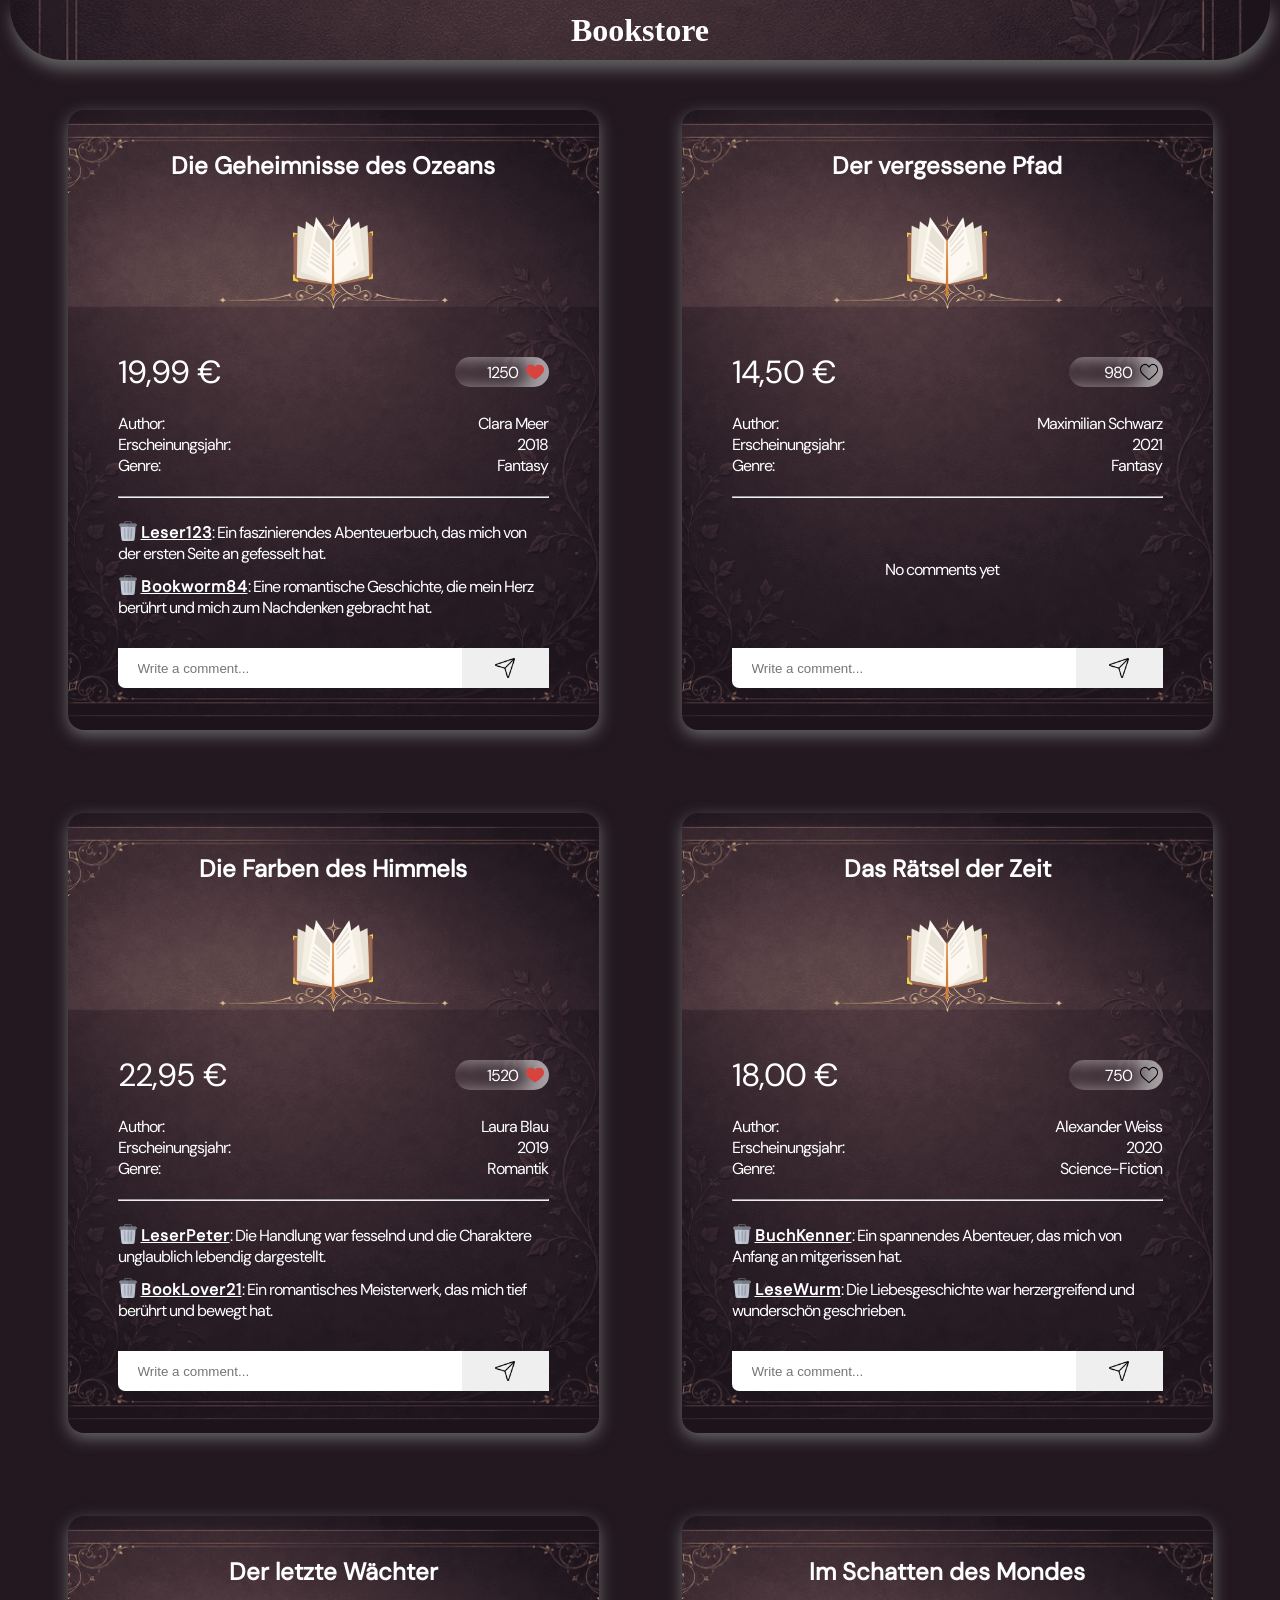
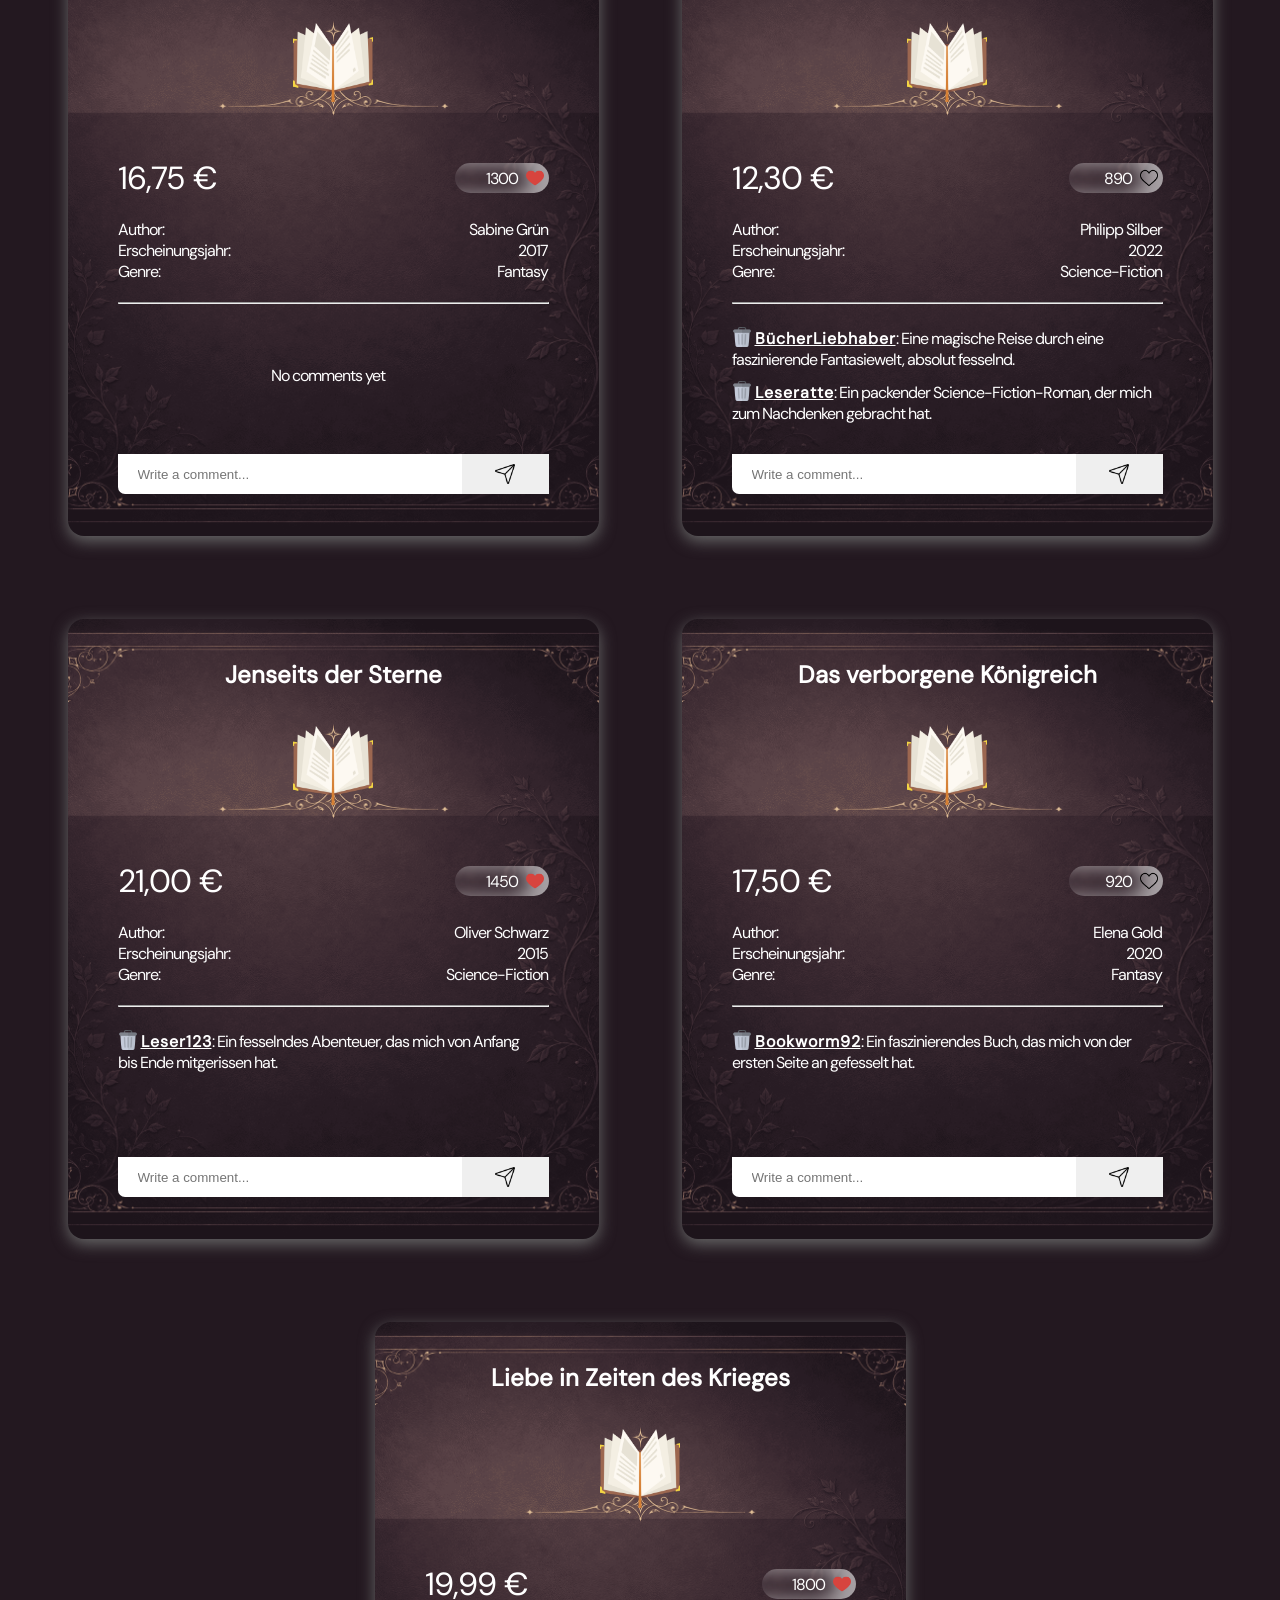
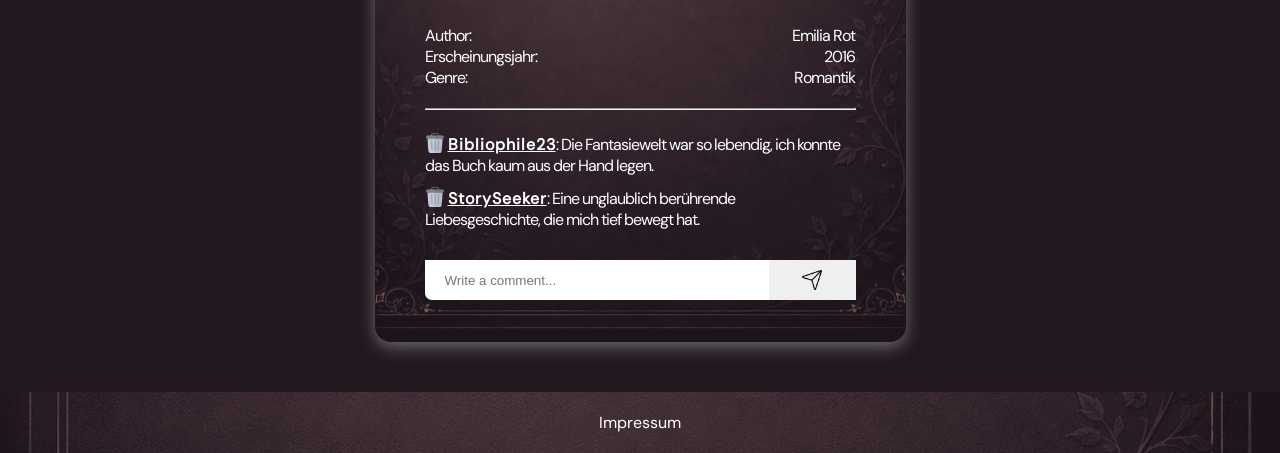
<file: index.html>
<!DOCTYPE html>
<html lang="de">

<head>
    <meta charset="UTF-8">
    <meta name="viewport" content="width=device-width, initial-scale=1, maximum-scale=1">
    <link rel="icon" type="image/x-icon" href="./assets/img/book.png">
    <title>Bookstore</title>
    <link rel="stylesheet" href="./style.css">
    <link rel="stylesheet" href="./styles/standard.css">

</head>

<body onload="init()">
    <header>
        <a href="./index.html" aria-label="Bookstore Startseite">
            Bookstore
        </a>
    </header>
    <main>
        <section class="books_wrapper" id="books_content" aria-label="Bücherliste">
        </section>
    </main>
    <footer><a href="./impressum.html">Impressum </a></footer>
</body>
<script src="./scripts/db.js"></script>
<script src="./scripts/template.js"></script>
<script src="./script.js"></script>

</html>
</file>
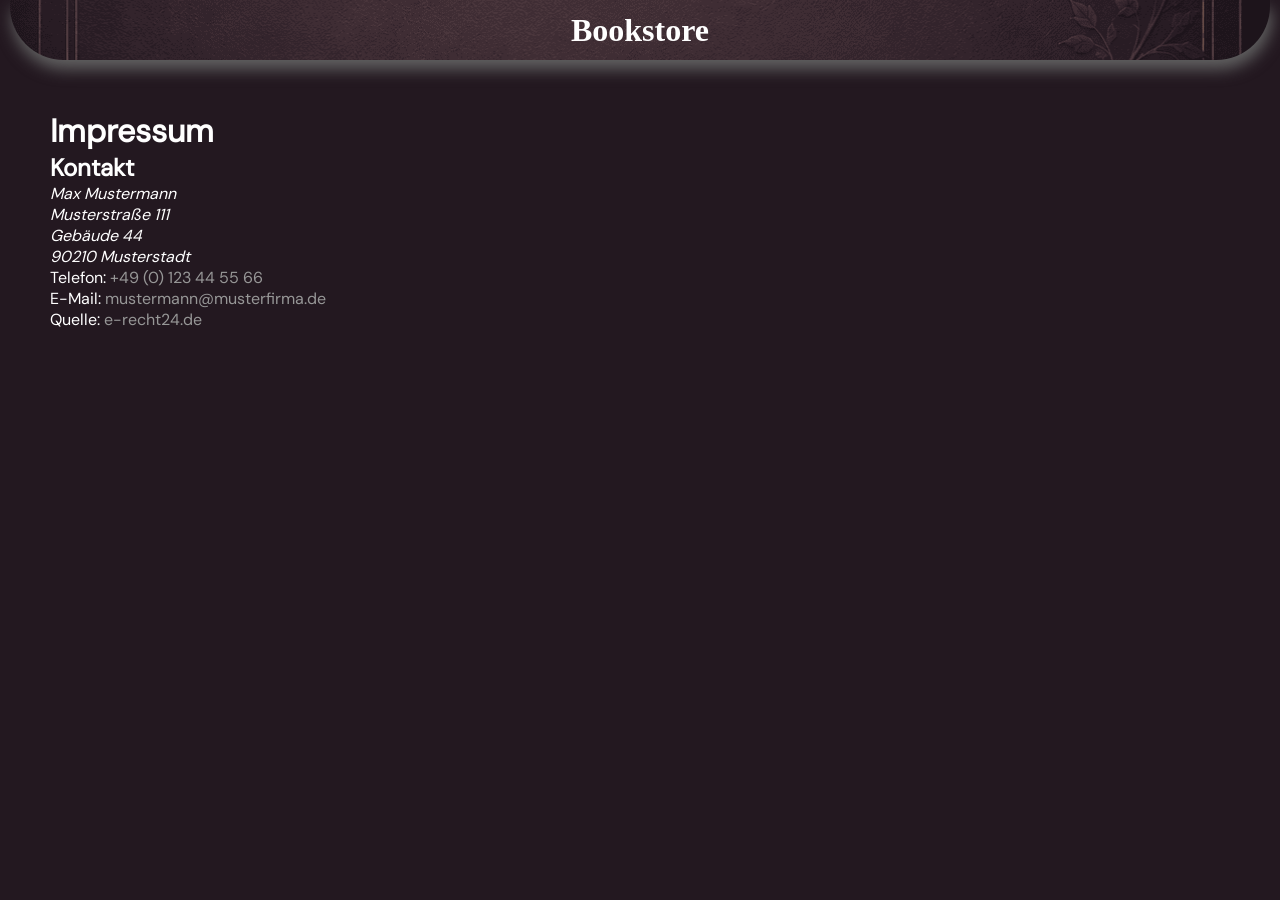
<file: impressum.html>
<!DOCTYPE html>
<html lang="de">

<head>
    <meta charset="UTF-8">
    <meta name="viewport" content="width=device-width, initial-scale=1, maximum-scale=1">
    <link rel="icon" type="image/x-icon" href="./assets/img/book.png">
    <title>Impressum | Bookstore</title>
    <link rel="stylesheet" href="./style.css">
    <link rel="stylesheet" href="./styles/standard.css">
</head>

<body>
    <header>
        <a href="./index.html" aria-label="Zur Startseite">
            Bookstore
        </a>
    </header>
    <main class="impressum">
        <h1>Impressum</h1>
        <section aria-labelledby="kontakt-heading">
            <h2 id="kontakt-heading">Kontakt</h2>

            <address>
                Max Mustermann<br>
                Musterstraße 111<br>
                Gebäude 44<br>
                90210 Musterstadt
            </address>

            <p>
                Telefon:
                <a href="tel:+49123445566">
                    +49 (0) 123 44 55 66
                </a>
            </p>

            <p>
                E-Mail:
                <a href="mailto:mustermann@musterfirma.de">
                    mustermann@musterfirma.de
                </a>
            </p>
        </section>

        <p>
            Quelle:
            <a href="https://www.e-recht24.de" target="_blank" rel="noopener noreferrer">
                e-recht24.de
            </a>
        </p>
    </main>
</body>

</html>
</file>
<file: style.css>
header {
    display: flex;
    justify-content: center;
    align-items: center;
    height: 60px;
    margin: 0 10px;
    background-color: #3b2a32;
    background-image: url(./assets/img/paper.png);
    background-size: cover;
    background-position: center;
    background-repeat: no-repeat;
    box-shadow: 2px 9px 16px #636363;
    border-bottom-right-radius: 54px;
    border-bottom-left-radius: 54px;
    border-top: 0;
}

header a {
    padding: 20px;
    font-family: 'Georgia';
    font-size: 32px;
    font-weight: bold;
    color: white;
}

body {
    display: flex;
    flex-direction: column;
    min-height: 100dvh;
    background-color: #231820;
    font-family: 'DM Sans';
}

.books_wrapper {
    display: flex;
    flex-wrap: wrap;
    justify-content: center;
    gap: 83px;
    margin: 50px;
}

.book_card {
    display: flex;
    flex-direction: column;
    width: 45%;
    height: 620px;
    background-color: #c09299;
    background-image: url(./assets/img/paper.png);
    background-size: cover;
    background-position: center;
    background-repeat: no-repeat;
    border-radius: 16px;
    box-shadow: 0px 5px 16px #696969;
    color: white;
}

.book_card:hover {
    box-shadow: 0px 5px 16px #fffdeb;
    transition: all 200ms ease-in-out;
}

.book_card p {
    letter-spacing: -1px;
}

.book_card h2 {
    height: 30px;
    margin: 10px;
    margin-top: 40px;
    margin-bottom: 17px;
    padding: 0 10px;
    text-align: center;
}

.book_card>div:last-child {
    margin-top: 10px;
}

.book_informations {
    display: flex;
    flex-direction: column;
    flex-grow: 1;
    gap: 20px;
    padding: 20px 50px;
    overflow: hidden;
}

.price_likes {
    display: flex;
    justify-content: space-between;
    align-items: center;
}

.price_likes p:first-child {
    font-size: 2rem;
}

.price_likes p:last-child {
    font-size: 1rem;
}

.price_likes img {
    height: 18px;
    color: white;
    cursor: pointer;
}

.likes_wrapper {
    display: flex;
    justify-content: end;
    align-items: center;
    width: 94px;
    height: 30px;
    padding: 5px;
    padding-left: 31px;
    border-radius: 22px;
    box-shadow: inset -20px 1px 20px 0px hwb(93deg 100% 0% / 58%);
    backdrop-filter: blur(1px);
}

.likes_wrapper p {
    display: flex;
    align-items: center;
    gap: 8px;
}

.likes_wrapper button {
    display: flex;
    align-items: center;
    padding: 0;
    background: none;
    border: none;
    text-align: center;
}

.information {
    display: flex;
    flex-direction: column;
    width: 100%;
}

.information_row {
    display: flex;
    align-items: center;
    width: 100%;
}

.information_row p:first-child {
    width: 45%;
    text-align: left;
}

.information_row p:last-child {
    width: 55%;
    text-align: right;
}

.comments {
    flex-grow: 1;
    height: 125px;
    padding-right: 10px;
}

.comments p {
    padding-bottom: 8px;
}

.comments>p>span {
    font-weight: bold;
    text-decoration: underline;
    letter-spacing: 1px;
}

.delete_comment_button {
    position: relative;
    top: 3px;
    height: 20px;
    padding: 0;
    background: none;
    border: 0;
    cursor: pointer;
}

.delete_comment_button img {
    height: 20px;
}

.scrollable-content {
    overflow-y: auto;
}

.scrollable-content:hover,
.scrollable-content:active,
.scrollable-content:focus {
    overflow-y: auto;
}

.scrollable-content::-webkit-scrollbar {
    width: 0.5em;
}

.scrollable-content::-webkit-scrollbar-track {
    background-color: hsl(250 15% 93%);
}

.scrollable-content::-webkit-scrollbar-thumb {
    background-color: hsl(250 15% 60%);
}

.scrollable-content::-webkit-scrollbar-thumb:hover {
    background-color: hsl(250 15% 27%);
}

.img_wrapper img {
    height: 80%;
    padding-top: 20px;
}

.img_wrapper {
    display: flex;
    justify-content: center;
    height: 20%;
}

.send_comment_wrapper {
    position: relative;
    display: flex;
    padding-bottom: 22px;
}

.send_comment_wrapper input {
    flex-grow: 1;
    width: 80%;
    height: 35px;
    padding: 20px;
    border: none;
    border-bottom-left-radius: 7px;
}

.send_comment_wrapper button {
    display: flex;
    justify-content: center;
    align-items: center;
    width: 20%;
    border: none;
    cursor: pointer
}

.send_comment_wrapper button img {
    height: 20px;
}

.send_comment_wrapper input:focus {
    border: none;
    outline: none;
}

.comments:has(.no_comments) {
    display: flex;
    justify-content: center;
    align-items: center;
}

.empty_comment {
    position: absolute;
    bottom: -10px;
    display: none;
    width: 100%;
    padding: 5px;
    border-radius: 10px;
    text-align: center;
    color: #FF4545;
}

main {
    flex: 1;
}

.impressum {
    margin: 50px;
    color: white;
}

footer {
    display: flex;
    justify-content: center;
    align-items: center;
    background-image: url(./assets/img/paper.png);
    background-size: cover;
    background-position: center;
    background-repeat: no-repeat;
}

footer a {
    padding: 20px;
    color: white;
}

@media screen and (max-width: 992px) {
    .books_wrapper {
        align-items: center;
        gap: 45px;
        margin: 50px 30px;
    }

    .information_row p:last-child {
        text-align: right;
    }

    .likes_wrapper {
        width: 70px;
    }

    .book_informations {
        padding: 20px 40px;
    }
}

@media screen and (max-width: 768px) {
    .book_card {
        width: 80vw;
    }
}

@media screen and (max-width: 520px) {
    .book_card {
        width: 80vw;
    }

    .book_informations {
        padding: 20px 30px;
        padding-top: 10px;
    }

    .likes_wrapper {
        width: 67px;
    }

    .send_comment_wrapper input {
        padding: 17px;
    }

    .price_likes p:first-child {
        font-size: 1.7rem;
    }

    .price_likes p:last-child {
        font-size: 1rem;
    }
}

@media screen and (max-width: 357px) {
    .send_comment_wrapper {
        padding-bottom: 43px;
    }
}
</file>
<file: styles/standard.css>
/* dm-sans-regular - latin */
@font-face {
    /* Check https://developer.mozilla.org/en-US/docs/Web/CSS/@font-face/font-display for other options. */
    font-family: 'DM Sans';
    font-weight: 400;
    font-display: swap;
    font-style: normal;
    src: url('../assets/fonts/dm-sans-v17-latin-regular.woff2') format('woff2');
    /* Chrome 36+, Opera 23+, Firefox 39+, Safari 12+, iOS 10+ */
}

header,
main,
footer {
    /*Content Limit*/
    padding: 0rem max(calc(50% - 720px), 0rem);
}

* {
    box-sizing: border-box;
    margin: 0;
    scroll-behavior: smooth;
}

a {
    text-decoration: none;
    color: rgb(151, 151, 151);
}
</file>
